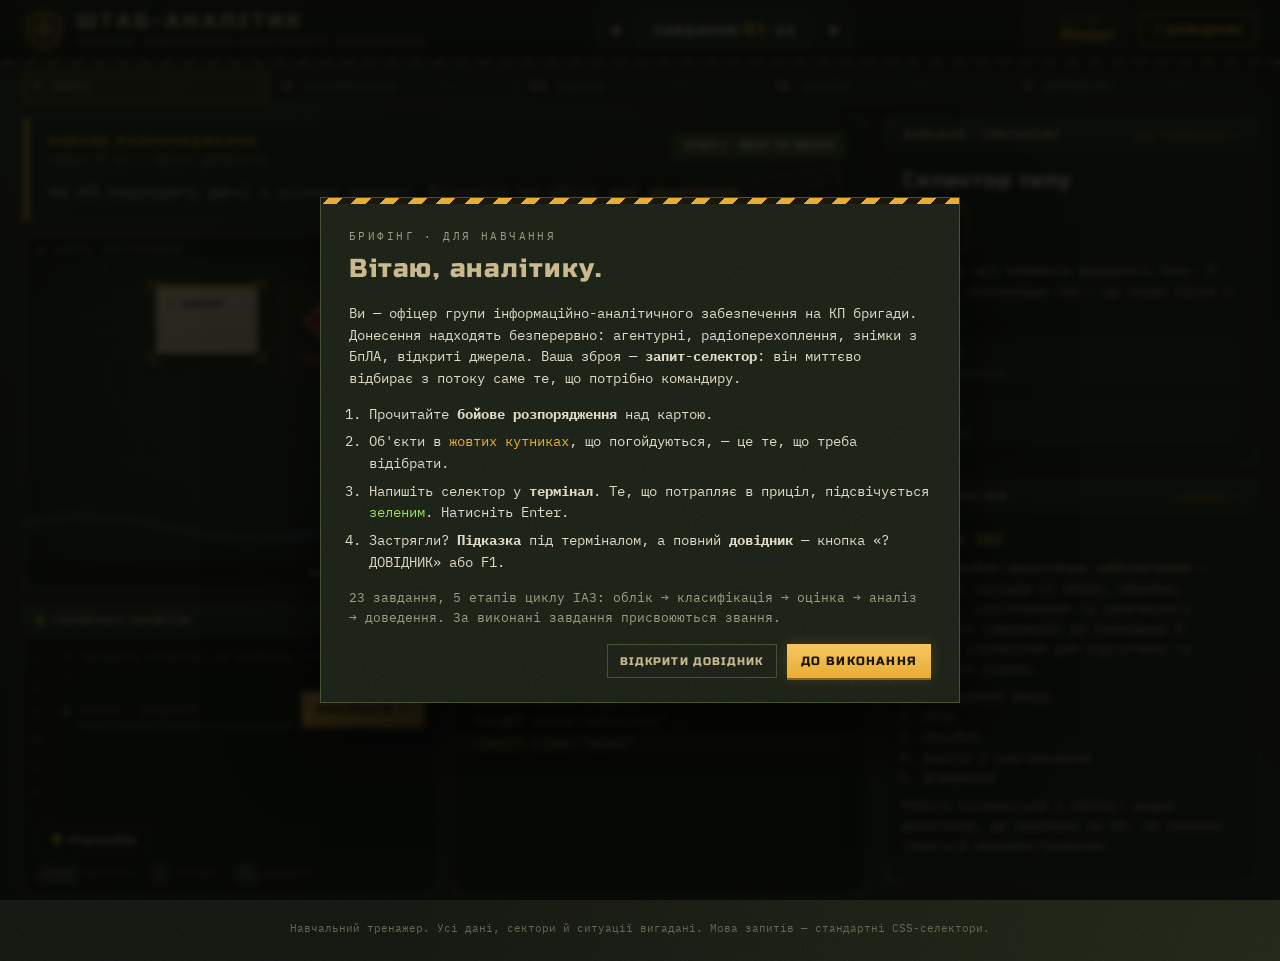
<file: IAZ-Trainer/index.html>
<!doctype html>
<html lang="uk">
<head>
<meta charset="utf-8">
<meta name="viewport" content="width=device-width, initial-scale=1">
<title>Штаб-аналітик — тренажер ІАЗ</title>
<meta name="description" content="Ігровий тренажер елементів інформаційно-аналітичного забезпечення: облік, класифікація, оцінка достовірності, аналіз і доведення розвідданих.">
<link rel="preconnect" href="https://fonts.googleapis.com">
<link rel="preconnect" href="https://fonts.gstatic.com" crossorigin>
<link rel="stylesheet" href="https://fonts.googleapis.com/css2?family=IBM+Plex+Mono:wght@400;600&family=Russo+One&display=swap">
<link rel="stylesheet" href="css/style.css">
</head>
<body>

<header class="topbar">
  <div class="brand">
    <svg class="brand-mark" viewBox="0 0 48 48" aria-hidden="true">
      <path d="M24 3l19 8v12c0 11-8 19-19 22C13 42 5 34 5 23V11z" fill="#1b2116" stroke="#e5a930" stroke-width="2.5"/>
      <circle cx="24" cy="23" r="9" fill="none" stroke="#e5a930" stroke-width="2"/>
      <path d="M24 10v26M11 23h26" stroke="#e5a930" stroke-width="2"/>
      <circle cx="24" cy="23" r="2.5" fill="#e5a930"/>
    </svg>
    <div>
      <div class="brand-name">ШТАБ-АНАЛІТИК</div>
      <div class="brand-sub">тренажер інформаційно-аналітичного забезпечення</div>
    </div>
  </div>
  <nav class="lvl-nav">
    <button id="prev" class="btn-icon" aria-label="Попереднє завдання" title="Попереднє завдання">◀</button>
    <button id="menuBtn" class="lvl-counter" aria-label="Список завдань" title="План підготовки">ЗАВДАННЯ <b id="lvlNum">01</b><span class="slash">/</span><span id="lvlTotal">00</span></button>
    <button id="next" class="btn-icon" aria-label="Наступне завдання" title="Наступне завдання">▶</button>
  </nav>
  <div class="rank">
    <div class="rank-box">
      <span class="rank-chevrons" id="rankChev" aria-hidden="true"></span>
      <div><span class="rank-label">ЗВАННЯ</span><span id="rank" class="rank-name">Рекрут</span></div>
    </div>
    <button id="helpBtn" class="btn-help" title="Довідник (F1)">? ДОВІДНИК</button>
  </div>
</header>
<div id="stages" class="stages" aria-label="Прогрес за етапами"></div>

<main class="layout">
  <section class="main">
    <article class="order frame">
      <div class="order-top">
        <div>
          <div class="order-kicker">БОЙОВЕ РОЗПОРЯДЖЕННЯ</div>
          <div id="orderNo" class="order-no"></div>
        </div>
        <span id="stageLabel" class="stage-tag"></span>
      </div>
      <p id="orderText" class="order-text"></p>
      <span class="order-stamp" aria-hidden="true">НАВЧАЛЬНЕ</span>
      <span id="doneMark" class="done-mark" hidden>✔ ВИКОНАНО</span>
    </article>

    <div class="board-wrap frame" id="boardWrap">
      <svg class="terrain" viewBox="0 0 1000 400" preserveAspectRatio="none" aria-hidden="true">
        <defs>
          <pattern id="forest" width="14" height="14" patternUnits="userSpaceOnUse">
            <circle cx="7" cy="7" r="2.2" fill="#6f8a3a"/>
          </pattern>
        </defs>
        <g fill="none" stroke="#bfae86" stroke-opacity=".09" stroke-width="1.5">
          <ellipse cx="250" cy="160" rx="210" ry="120"/><ellipse cx="250" cy="160" rx="150" ry="82"/><ellipse cx="250" cy="160" rx="85" ry="44"/>
          <ellipse cx="790" cy="270" rx="230" ry="130"/><ellipse cx="790" cy="270" rx="160" ry="88"/><ellipse cx="790" cy="270" rx="90" ry="46"/>
        </g>
        <path d="M-10 330 C 140 290, 220 380, 380 330 S 620 230, 760 280 S 940 360, 1010 300" fill="none" stroke="#3f8fb0" stroke-opacity=".28" stroke-width="9"/>
        <path d="M-10 330 C 140 290, 220 380, 380 330 S 620 230, 760 280 S 940 360, 1010 300" fill="none" stroke="#7fc0dc" stroke-opacity=".12" stroke-width="2"/>
        <path d="M120 -10 L 300 120 L 520 150 L 700 60 L 1010 90" fill="none" stroke="#bfae86" stroke-opacity=".16" stroke-width="3" stroke-dasharray="14 8"/>
        <path d="M560 360 c 40-50 120-60 160-20 c 30 30 -20 70 -80 60 c -40 -6 -90 -10 -80 -40z" fill="url(#forest)" opacity=".3"/>
        <path d="M60 60 c 50-40 130-30 150 10 c 15 35 -40 60 -90 50 c -40 -8 -80 -30 -60 -60z" fill="url(#forest)" opacity=".3"/>
        <path d="M840 40 c 40-20 110-10 120 30 c 8 30 -50 40 -90 30 c -30 -8 -50 -40 -30 -60z" fill="url(#forest)" opacity=".26"/>
      </svg>
      <div class="ruler ruler-top" aria-hidden="true"><span>А</span><span>Б</span><span>В</span><span>Г</span><span>Д</span><span>Е</span><span>Ж</span><span>З</span></div>
      <div class="ruler ruler-left" aria-hidden="true"><span>1</span><span>2</span><span>3</span><span>4</span><span>5</span></div>
      <div class="board-caption"><span>◈ КАРТА ОБСТАНОВКИ</span><span>М 1:50 000</span></div>
      <div id="board" class="board"></div>
      <div id="legendStrip" class="legend-strip"></div>
      <div id="tooltip" class="tooltip" hidden></div>
    </div>

    <div class="console">
      <div class="term frame">
        <div class="pane-head"><span><i class="led"></i>ТЕРМІНАЛ ЗАПИТІВ</span><span class="pane-file">query.css</span></div>
        <div class="term-body">
          <div class="term-lines" aria-hidden="true">1<br>2<br>3<br>4<br>5<br>6</div>
          <div class="term-code">
            <div class="term-comment">/* Напишіть селектор, що відбирає позначені об'єкти */</div>
            <form id="form" class="term-input-row" autocomplete="off">
              <span class="prompt">&gt;</span>
              <input id="input" type="text" spellcheck="false" autocapitalize="off" autocorrect="off" placeholder="напр. report" aria-label="Селектор">
              <button class="btn-fire" type="submit">ВИКОНАТИ ⏎</button>
            </form>
            <div id="status" class="term-status"></div>
            <div id="log" class="term-log"></div>
          </div>
        </div>
        <div class="term-foot">
          <button id="hintBtn" class="btn-ghost" type="button">💡 ПІДКАЗКА</button>
          <span class="keys"><kbd>Enter</kbd> виконати · <kbd>↑</kbd> історія · <kbd>F1</kbd> довідник</span>
          <div id="hint" class="hint" hidden></div>
        </div>
      </div>

      <div class="viewer frame">
        <div class="pane-head"><span><i class="led amber"></i>ЖУРНАЛ ОБСТАНОВКИ</span><span class="pane-file">situation.html</span></div>
        <div id="viewer" class="viewer-body"></div>
      </div>
    </div>
  </section>

  <aside class="sidebar">
    <div class="panel frame">
      <div class="panel-head"><span>ДОВІДКА · СИНТАКСИС</span><button class="link-btn" data-help="selectors" type="button">усі селектори →</button></div>
      <h2 id="syntaxName" class="syntax-name"></h2>
      <code id="syntax" class="syntax-big"></code>
      <p id="syntaxDesc" class="syntax-desc"></p>
      <div class="ex-label">ПРИКЛАДИ</div>
      <div id="examples" class="examples"></div>
    </div>
    <div class="panel frame doctrine">
      <div class="panel-head"><span>ДОКТРИНА ІАЗ</span><button class="link-btn" data-help="terms" type="button">словник →</button></div>
      <h3 id="docTitle" class="doc-title"></h3>
      <div id="docBody" class="doc-body"></div>
    </div>
  </aside>
</main>

<footer class="footer">
  Навчальний тренажер. Усі дані, сектори й ситуації вигадані. Мова запитів — стандартні CSS-селектори.
</footer>

<!-- Список завдань -->
<div id="menu" class="drawer" hidden>
  <div class="drawer-card">
    <div class="drawer-head"><span>ПЛАН ПІДГОТОВКИ</span><button class="btn-icon" data-close aria-label="Закрити">✕</button></div>
    <div id="menuList" class="menu-list"></div>
    <button id="resetBtn" class="btn-ghost danger" type="button">СКИНУТИ ПРОГРЕС</button>
  </div>
</div>

<!-- Брифінг -->
<div id="intro" class="modal" hidden>
  <div class="modal-card">
    <div class="modal-kicker">БРИФІНГ · ДЛЯ НАВЧАННЯ</div>
    <h2 class="modal-title">Вітаю, аналітику.</h2>
    <p>Ви — офіцер групи інформаційно-аналітичного забезпечення на КП бригади. Донесення надходять безперервно: агентурні, радіоперехоплення, знімки з БпЛА, відкриті джерела. Ваша зброя — <b>запит-селектор</b>: він миттєво відбирає з потоку саме те, що потрібно командиру.</p>
    <ol class="steps">
      <li>Прочитайте <b>бойове розпорядження</b> над картою.</li>
      <li>Об'єкти в <span class="amber">жовтих кутниках</span>, що погойдуються, — це те, що треба відібрати.</li>
      <li>Напишіть селектор у <b>термінал</b>. Те, що потрапляє в приціл, підсвічується <span class="green">зеленим</span>. Натисніть Enter.</li>
      <li>Застрягли? <b>Підказка</b> під терміналом, а повний <b>довідник</b> — кнопка «? ДОВІДНИК» або F1.</li>
    </ol>
    <p class="muted">23 завдання, 5 етапів циклу ІАЗ: облік → класифікація → оцінка → аналіз → доведення. За виконані завдання присвоюються звання.</p>
    <div class="modal-actions">
      <button class="btn-ghost" data-help="howto" type="button">ВІДКРИТИ ДОВІДНИК</button>
      <button class="btn-fire" data-close type="button">ДО ВИКОНАННЯ</button>
    </div>
  </div>
</div>

<!-- Довідник -->
<div id="help" class="modal" hidden>
  <div class="modal-card wide">
    <div class="help-head">
      <div>
        <div class="modal-kicker">ДОВІДНИК АНАЛІТИКА</div>
        <h2 class="modal-title">Допомога</h2>
      </div>
      <button class="btn-icon" data-close aria-label="Закрити">✕</button>
    </div>
    <div class="tabs" role="tablist">
      <button class="tab" data-tab="howto" role="tab" type="button">Як грати</button>
      <button class="tab" data-tab="selectors" role="tab" type="button">Селектори</button>
      <button class="tab" data-tab="terms" role="tab" type="button">Терміни ІАЗ</button>
      <button class="tab" data-tab="admiralty" role="tab" type="button">Оцінка достовірності</button>
      <button class="tab" data-tab="legend" role="tab" type="button">Легенда карти</button>
    </div>

    <section class="tab-pane" data-pane="howto">
      <div class="help-grid">
        <div class="help-card"><b>1. Наказ</b><p>Над картою — бойове розпорядження: що саме треба відібрати і для кого.</p></div>
        <div class="help-card"><b>2. Ціль завдання</b><p>Потрібні об'єкти взяті в <span class="amber">жовті кутники</span> і погойдуються. Наведіть мишу — побачите їхню розмітку.</p></div>
        <div class="help-card"><b>3. Запит</b><p>Напишіть CSS-селектор у терміналі. Поки друкуєте, все, що в прицілі, обводиться <span class="green">зеленим пунктиром</span>.</p></div>
        <div class="help-card"><b>4. Перевірка</b><p>Enter — виконати. Зараховується, якщо відібрано <i>рівно</i> потрібні об'єкти — ні більше, ні менше.</p></div>
      </div>
      <h4>Якщо відповідь не прийнято</h4>
      <ul class="help-list">
        <li><span class="sw sw-missed"></span> <b>червоні кутники</b> — об'єкти, які ви <b>пропустили</b>;</li>
        <li><span class="sw sw-extra"></span> <b>помаранчева штриховка</b> — <b>зайві</b> об'єкти, що потрапили в запит.</li>
      </ul>
      <h4>Підказки</h4>
      <p>Кнопка «Підказка» спершу дає навідне питання, а з другого натискання — готове рішення. Завдання, виконане з рішенням, позначається ◐ у плані підготовки.</p>
      <h4>Гарячі клавіші</h4>
      <table class="help-table">
        <tr><td><kbd>Enter</kbd></td><td>виконати запит</td></tr>
        <tr><td><kbd>↑</kbd> / <kbd>↓</kbd></td><td>попередні запити (історія)</td></tr>
        <tr><td><kbd>F1</kbd></td><td>відкрити довідник</td></tr>
        <tr><td><kbd>Alt</kbd> + <kbd>H</kbd></td><td>підказка</td></tr>
        <tr><td><kbd>Alt</kbd> + <kbd>←</kbd> / <kbd>→</kbd></td><td>попереднє / наступне завдання</td></tr>
        <tr><td><kbd>Esc</kbd></td><td>закрити вікно</td></tr>
      </table>
    </section>

    <section class="tab-pane" data-pane="selectors">
      <p class="muted">Усі прийоми, що трапляються в тренажері. Їх можна вільно поєднувати.</p>
      <table class="help-table sel-table">
        <tr><th>Запис</th><th>Що відбирає</th><th>Приклад</th></tr>
        <tr><td><code>тип</code></td><td>усі елементи типу</td><td><code>report</code></td></tr>
        <tr><td><code>#id</code></td><td>елемент з ідентифікатором</td><td><code>#r-117</code></td></tr>
        <tr><td><code>.клас</code></td><td>елементи з класом</td><td><code>.sigint</code></td></tr>
        <tr><td><code>тип.клас</code></td><td>тип і клас одночасно</td><td><code>target.artillery</code></td></tr>
        <tr><td><code>A B</code></td><td>B всередині A (на будь-якій глибині)</td><td><code>#north target</code></td></tr>
        <tr><td><code>A &gt; B</code></td><td>B безпосередньо в A</td><td><code>#east &gt; report</code></td></tr>
        <tr><td><code>A + B</code></td><td>B одразу після A</td><td><code>.sigint + .imint</code></td></tr>
        <tr><td><code>A ~ B</code></td><td>усі B після A</td><td><code>fire ~ report</code></td></tr>
        <tr><td><code>A, B</code></td><td>A або B</td><td><code>.ad, .ew</code></td></tr>
        <tr><td><code>*</code></td><td>будь-який елемент</td><td><code>#south *</code></td></tr>
        <tr><td><code>[attr]</code></td><td>має атрибут</td><td><code>[verified]</code></td></tr>
        <tr><td><code>[attr="v"]</code></td><td>атрибут дорівнює значенню</td><td><code>[rel="A"]</code></td></tr>
        <tr><td><code>:not(X)</code></td><td>не відповідає X</td><td><code>report:not([cred="5"])</code></td></tr>
        <tr><td><code>:first-child</code></td><td>перший у батьківському</td><td><code>report:first-child</code></td></tr>
        <tr><td><code>:last-child</code></td><td>останній у батьківському</td><td><code>report:last-child</code></td></tr>
        <tr><td><code>:only-child</code></td><td>єдиний у батьківському</td><td><code>report:only-child</code></td></tr>
        <tr><td><code>:empty</code></td><td>без вмісту</td><td><code>target:empty</code></td></tr>
      </table>
      <h4>Словник розмітки</h4>
      <table class="help-table">
        <tr><td><code>sector</code></td><td>сектор (смуга) — <code>id</code>: north, south, east, west, center</td></tr>
        <tr><td><code>target</code></td><td>ціль — клас: tank, infantry, artillery, mlrs, ew, ad, cp, logistics, radar</td></tr>
        <tr><td><code>report</code></td><td>донесення — клас: humint, sigint, imint, osint</td></tr>
        <tr><td><code>dossier</code></td><td>тека зі справою</td></tr>
        <tr><td><code>fire</code></td><td>факт вогневого ураження</td></tr>
        <tr><td><code>rel</code> / <code>cred</code></td><td>надійність джерела (A–F) / вірогідність інформації (1–6)</td></tr>
        <tr><td><code>prio</code></td><td>терміновість: flash, immediate, priority, routine</td></tr>
        <tr><td><code>verified</code></td><td>позначка «перевірено»</td></tr>
      </table>
    </section>

    <section class="tab-pane" data-pane="terms">
      <dl class="glossary">
        <dt>ІАЗ</dt><dd>Інформаційно-аналітичне забезпечення — збір, обробка, аналіз, узагальнення і своєчасне доведення інформації до командира для ухвалення рішень.</dd>
        <dt>Цикл ІАЗ</dt><dd>Планування збору → збір → обробка → аналіз і узагальнення → доведення → нові потреби.</dd>
        <dt>PIR</dt><dd>Пріоритетні інформаційні потреби командира — питання, відповідь на які критично потрібна для рішення.</dd>
        <dt>HUMINT</dt><dd>Агентурна розвідка: людські джерела, полонені, місцеве населення.</dd>
        <dt>SIGINT</dt><dd>Радіоелектронна розвідка: перехоплення зв'язку, пеленгування.</dd>
        <dt>IMINT</dt><dd>Видова розвідка: аеро- й космічні знімки, відео з БпЛА.</dd>
        <dt>OSINT</dt><dd>Розвідка з відкритих джерел: соцмережі, ЗМІ, публічні дані.</dd>
        <dt>Зведення (fusion)</dt><dd>Об'єднання розрізнених донесень навколо конкретного об'єкта.</dd>
        <dt>Cross-cueing</dt><dd>Перехресне наведення: один засіб розвідки виявляє ознаку, інший її перевіряє.</dd>
        <dt>Принцип підтвердження</dt><dd>Ціль вважається встановленою, коли її підтверджують щонайменше два незалежні джерела.</dd>
        <dt>BDA</dt><dd>Оцінка результатів ураження: знищено, пошкоджено чи ціль уціліла.</dd>
        <dt>ІПСО</dt><dd>Інформаційно-психологічна операція — зокрема вкидання дезінформації.</dd>
        <dt>SALUTE</dt><dd>Схема донесення: чисельність, дії, місце, належність, час, озброєння.</dd>
        <dt>FLASH / IMMEDIATE / PRIORITY / ROUTINE</dt><dd>Категорії терміновості: блискавична, негайна, термінова, звичайна.</dd>
      </dl>
    </section>

    <section class="tab-pane" data-pane="admiralty">
      <p>Адміралтейська система (STANAG 2511) оцінює дані двома символами: <b>літера</b> — надійність джерела, <b>цифра</b> — вірогідність інформації. Вони оцінюються незалежно.</p>
      <div class="adm-grid">
        <table class="help-table adm">
          <tr><th colspan="2">Надійність джерела</th></tr>
          <tr><td class="g1">A</td><td>цілком надійне</td></tr>
          <tr><td class="g2">B</td><td>зазвичай надійне</td></tr>
          <tr><td class="g3">C</td><td>досить надійне</td></tr>
          <tr><td class="g4">D</td><td>не завжди надійне</td></tr>
          <tr><td class="g5">E</td><td>ненадійне</td></tr>
          <tr><td class="g6">F</td><td>неможливо оцінити</td></tr>
        </table>
        <table class="help-table adm">
          <tr><th colspan="2">Вірогідність інформації</th></tr>
          <tr><td class="g1">1</td><td>підтверджена іншими джерелами</td></tr>
          <tr><td class="g2">2</td><td>ймовірно правдива</td></tr>
          <tr><td class="g3">3</td><td>можливо правдива</td></tr>
          <tr><td class="g4">4</td><td>сумнівна</td></tr>
          <tr><td class="g5">5</td><td>неймовірна</td></tr>
          <tr><td class="g6">6</td><td>неможливо оцінити</td></tr>
        </table>
      </div>
      <p class="muted">Приклади: <b>B2</b> — найпоширеніша робоча оцінка; <b>A1</b> — рідкісна найвища; <b>F6</b> — «не знаємо», а не «неправда».</p>
    </section>

    <section class="tab-pane" data-pane="legend">
      <div id="legendFull" class="legend-full"></div>
    </section>
  </div>
</div>

<!-- Дебрифінг -->
<div id="finale" class="modal" hidden>
  <div class="modal-card">
    <div class="modal-kicker">ДЕБРИФІНГ</div>
    <h2 class="modal-title">Місію виконано</h2>
    <div class="finale-stats">
      <div><span class="fs-num" id="fRank"></span><span class="fs-lbl">звання</span></div>
      <div><span class="fs-num" id="fClean"></span><span class="fs-lbl">без підказок</span></div>
      <div><span class="fs-num" id="fHint"></span><span class="fs-lbl">з рішенням</span></div>
    </div>
    <p>Шпаргалка: які запити відповідають яким операціям ІАЗ.</p>
    <div id="cheat" class="cheat"></div>
    <div class="modal-actions">
      <button class="btn-ghost" data-close type="button">ДО ЗАВДАНЬ</button>
      <button id="restartBtn" class="btn-fire" type="button">ПРОЙТИ ЗНОВУ</button>
    </div>
  </div>
</div>

<div id="toast" class="toast" hidden></div>

<script src="js/levels.js"></script>
<script src="js/game.js"></script>
</body>
</html>
</file>
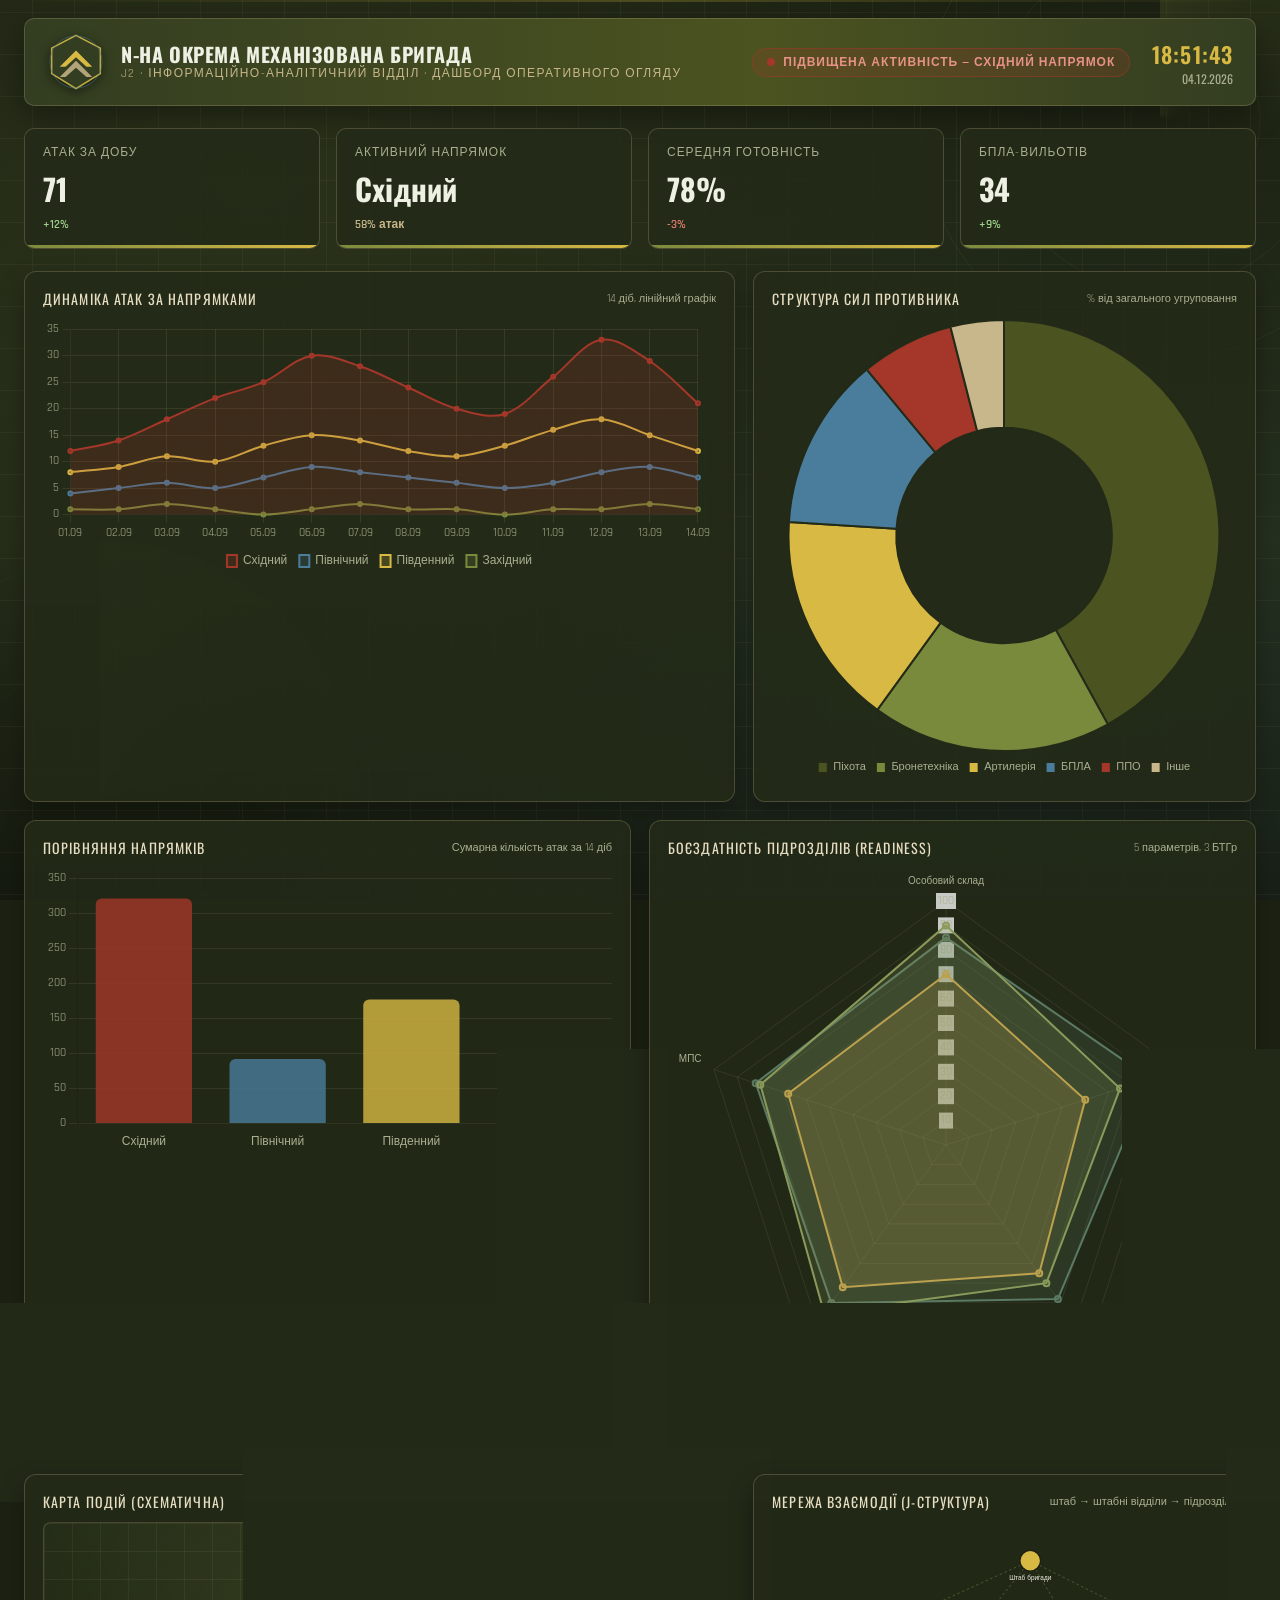
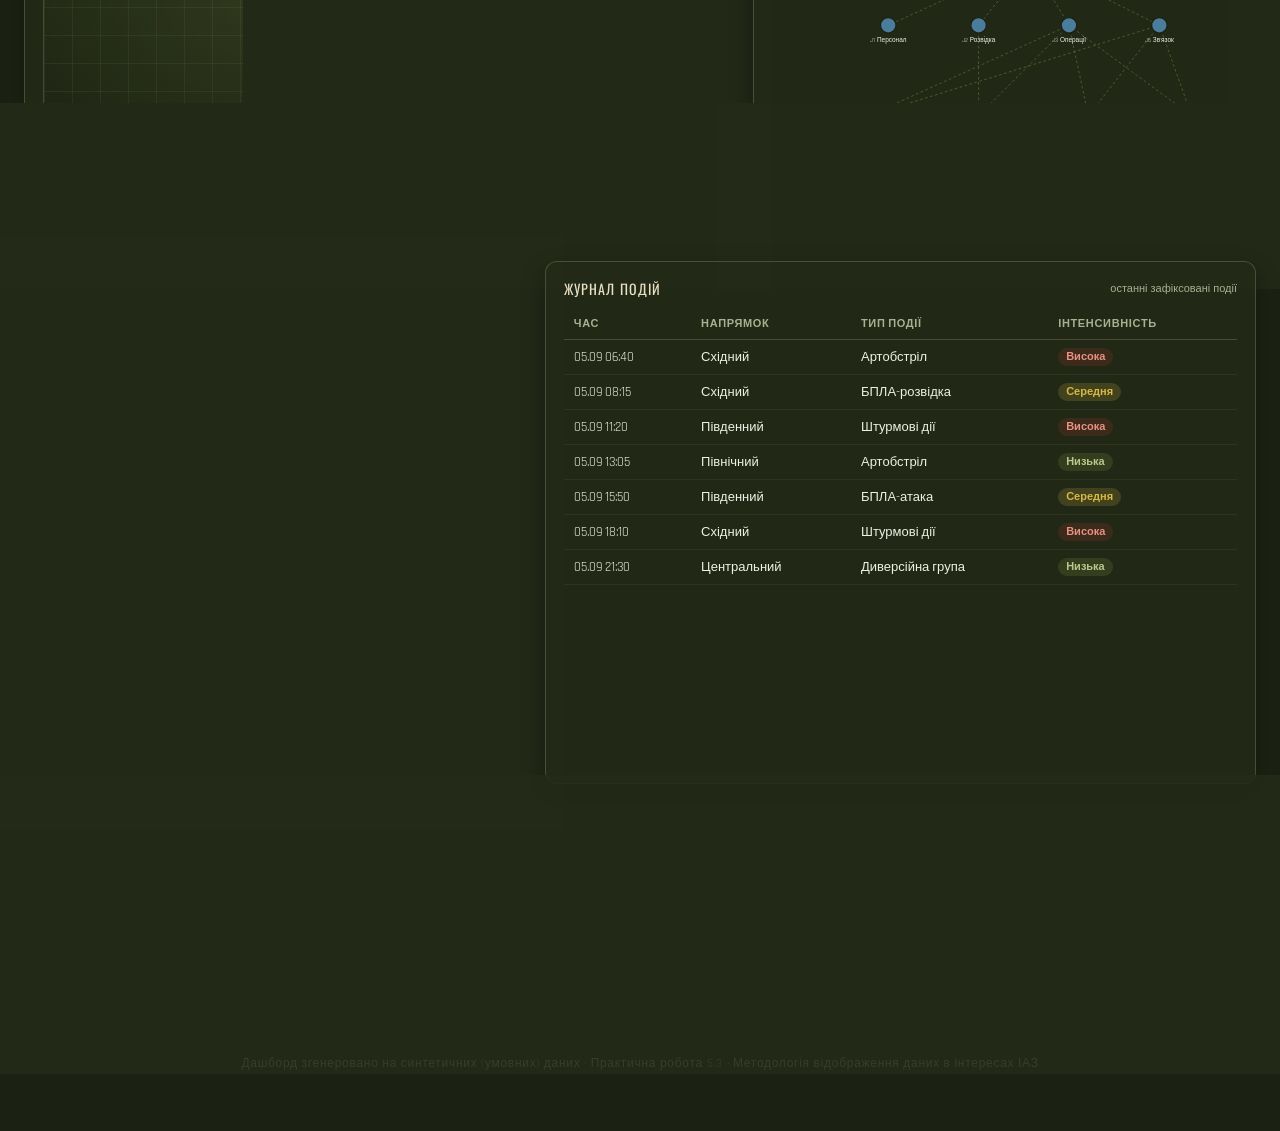
<file: Thema_5/Practik5_3/index.html>
<!DOCTYPE html>
<html lang="uk">
<head>
<meta charset="UTF-8">
<meta name="viewport" content="width=device-width, initial-scale=1.0">
<title>Дашборд оперативного огляду обстановки</title>
<link rel="stylesheet" href="style.css">
</head>
<body>

<div id="battle-bg">
  <div class="radar-wrap">
    <svg viewBox="0 0 520 520" width="520" height="520">
      <circle cx="260" cy="260" r="240" fill="none" stroke="rgba(122,138,61,.35)"/>
      <circle cx="260" cy="260" r="170" fill="none" stroke="rgba(122,138,61,.3)"/>
      <circle cx="260" cy="260" r="100" fill="none" stroke="rgba(122,138,61,.25)"/>
      <circle cx="260" cy="260" r="30" fill="none" stroke="rgba(122,138,61,.2)"/>
    </svg>
    <div class="radar-sweep"></div>
  </div>
  <div class="radar-wrap two">
    <svg viewBox="0 0 520 520" width="520" height="520">
      <circle cx="260" cy="260" r="240" fill="none" stroke="rgba(74,124,155,.3)"/>
      <circle cx="260" cy="260" r="140" fill="none" stroke="rgba(74,124,155,.25)"/>
    </svg>
    <div class="radar-sweep" style="animation-duration:7s;"></div>
  </div>
</div>
<div class="scanline"></div>

<div class="app">

  <!-- ===================== TOPBAR ===================== -->
  <div class="topbar">
    <div class="brand">
      <svg class="chevron" viewBox="0 0 100 100">
        <g class="plate">
          <path d="M50 4 L92 26 V70 L50 96 L8 70 V26 Z" fill="#333d21" stroke="#d8b944" stroke-width="2.5"/>
          <path d="M50 4 L92 26 V70 L50 96 L8 70 V26 Z" fill="none" stroke="#7a8a3d" stroke-width="1" opacity="0.6"/>
          <path d="M22 58 L50 30 L78 58 L68 58 L50 42 L32 58 Z" fill="#d8b944"/>
          <path d="M22 76 L50 48 L78 76 L68 76 L50 60 L32 76 Z" fill="#c7b78a" opacity="0.85"/>
          <circle cx="50" cy="50" r="45" fill="none" stroke="#4a7c9b" stroke-width="1.4" opacity="0.6"/>
        </g>
      </svg>
      <div>
        <div class="brand-title" id="unit-name">N-на окрема механізована бригада</div>
        <div class="brand-sub">J2 · Інформаційно-аналітичний відділ · Дашборд оперативного огляду</div>
      </div>
    </div>
    <div style="display:flex; align-items:center; gap:22px;">
      <span class="status-pill"><span class="dot"></span> Підвищена активність — Східний напрямок</span>
      <div class="clock">
        <div class="time" id="clock-time">--:--:--</div>
        <div class="date" id="clock-date">--.--.----</div>
      </div>
    </div>
  </div>

  <!-- ===================== KPI CARDS ===================== -->
  <div class="kpi-grid" id="kpi-grid"></div>

  <!-- ===================== ROW 1: timeline + structure ===================== -->
  <div class="grid cols-12" style="margin-bottom:18px;">
    <div class="panel span-7" style="animation-delay:.05s;">
      <div class="panel-head">
        <div class="section-title">Динаміка атак за напрямками</div>
        <div class="section-hint">14 діб, лінійний графік</div>
      </div>
      <canvas id="chart-timeline" height="115"></canvas>
    </div>
    <div class="panel span-5" style="animation-delay:.1s;">
      <div class="panel-head">
        <div class="section-title">Структура сил противника</div>
        <div class="section-hint">% від загального угруповання</div>
      </div>
      <canvas id="chart-structure" height="150"></canvas>
    </div>
  </div>

  <!-- ===================== ROW 2: bar compare + readiness radar ===================== -->
  <div class="grid cols-12" style="margin-bottom:18px;">
    <div class="panel span-6" style="animation-delay:.15s;">
      <div class="panel-head">
        <div class="section-title">Порівняння напрямків</div>
        <div class="section-hint">Сумарна кількість атак за 14 діб</div>
      </div>
      <canvas id="chart-bars" height="150"></canvas>
    </div>
    <div class="panel span-6" style="animation-delay:.2s;">
      <div class="panel-head">
        <div class="section-title">Боєздатність підрозділів (readiness)</div>
        <div class="section-hint">5 параметрів, 3 БТГр</div>
      </div>
      <canvas id="chart-radar" height="150"></canvas>
    </div>
  </div>

  <!-- ===================== ROW 3: map + network ===================== -->
  <div class="grid cols-12" style="margin-bottom:18px;">
    <div class="panel span-7" style="animation-delay:.25s;">
      <div class="panel-head">
        <div class="section-title">Карта подій (схематична)</div>
        <div class="section-hint">умовні координати відносно лінії фронту</div>
      </div>
      <div class="map-wrap" id="map-wrap">
        <div class="map-grid"></div>
        <div class="map-front-line"></div>
      </div>
      <div class="map-tooltip" id="map-tooltip">Наведіть курсор на маркер для деталей події</div>
      <div class="legend">
        <span><i style="background:var(--alert-red)"></i> висока інтенсивність</span>
        <span><i style="background:var(--accent-yellow)"></i> середня</span>
        <span><i style="background:var(--olive-500)"></i> низька</span>
      </div>
    </div>
    <div class="panel span-5 network-wrap" style="animation-delay:.3s;">
      <div class="panel-head">
        <div class="section-title">Мережа взаємодії (J-структура)</div>
        <div class="section-hint">штаб → штабні відділи → підрозділи</div>
      </div>
      <svg id="network-svg" viewBox="0 0 720 340"></svg>
    </div>
  </div>

  <!-- ===================== ROW 4: heatmap + table ===================== -->
  <div class="grid cols-12" style="margin-bottom:18px;">
    <div class="panel span-5" style="animation-delay:.35s;">
      <div class="panel-head">
        <div class="section-title">Кореляція факторів втрат противника</div>
        <div class="section-hint">коефіцієнт Пірсона, синтетичні дані</div>
      </div>
      <div id="heatmap"></div>
    </div>
    <div class="panel span-7" style="animation-delay:.4s;">
      <div class="panel-head">
        <div class="section-title">Журнал подій</div>
        <div class="section-hint">останні зафіксовані події</div>
      </div>
      <table>
        <thead>
          <tr><th>Час</th><th>Напрямок</th><th>Тип події</th><th>Інтенсивність</th></tr>
        </thead>
        <tbody id="events-tbody"></tbody>
      </table>
    </div>
  </div>

  <!-- ===================== CONCLUSIONS ===================== -->
  <div class="panel span-12" style="animation-delay:.45s;">
    <div class="panel-head">
      <div class="section-title">Аналітичні висновки</div>
      <div class="section-hint">формуються автоматично за методикою (п.3 методики заняття)</div>
    </div>
    <ul class="conclusions">
      <li><b>Тренд:</b> найвища активність — <b>Східний напрямок</b> (пік 33 атаки на добу 12.09), стійке зростання з 05.09.</li>
      <li><b>Структура сил:</b> переважає піхота (42%) у поєднанні з БПЛА-розвідкою (13%) — ознака підготовки штурмових дій.</li>
      <li><b>Готовність:</b> 2-й БТГр має знижені показники забезпечення (65%) — потребує пріоритетного поповнення.</li>
      <li><b>Кореляція:</b> інтенсивність атак сильно обернено пов'язана з відстанню до переднього краю (r = −0.61) — очікувано концентрація ударів по передовій.</li>
      <li><b>Рекомендація:</b> посилити протидію БПЛА на Східному напрямку та перерозподілити резерви на користь 2-го БТГр.</li>
    </ul>
  </div>

  <div class="footer-note">Дашборд згенеровано на синтетичних (умовних) даних · Практична робота 5.3 · Методологія відображення даних в інтересах ІАЗ</div>
</div>

<!-- Chart.js: локальна копія в проєкті (працює офлайн), CDN — лише як резерв -->
<script src="vendor/chart.umd.js" onerror="document.write('&lt;script src=\'https://cdn.jsdelivr.net/npm/chart.js@4.4.1/dist/chart.umd.min.js\'&gt;&lt;\/script&gt;')"></script>
<script src="data.js"></script>
<script src="main.js"></script>
</body>
</html>
</file>
<file: IAZ-Trainer/css/style.css>
:root {
  --bg: #0f120c;
  --panel: #181d13;
  --panel2: #20271a;
  --panel3: #273021;
  --line: #2f3926;
  --line2: #465436;
  --text: #dfdac6;
  --muted: #9a9f84;
  --dim: #646a52;
  --olive: #6b7a42;
  --olive-d: #3f4a26;
  --khaki: #c9b98f;
  --paper: #e3d7b3;
  --paper2: #cdbf97;
  --ink: #2b2a20;
  --amber: #e8ad35;
  --amber-l: #f5c65e;
  --green: #9be05f;
  --red: #c9432f;
  --red-l: #ef6b51;
  --orange: #f08a2a;
  --mono: 'IBM Plex Mono', ui-monospace, Consolas, monospace;
  --stencil: 'Russo One', 'Arial Black', sans-serif;
  --noise: url("data:image/svg+xml,%3Csvg xmlns='http://www.w3.org/2000/svg' width='160' height='160'%3E%3Cfilter id='n'%3E%3CfeTurbulence type='fractalNoise' baseFrequency='.9' numOctaves='2' stitchTiles='stitch'/%3E%3CfeColorMatrix values='0 0 0 0 .75 0 0 0 0 .72 0 0 0 0 .6 0 0 0 .07 0'/%3E%3C/filter%3E%3Crect width='100%25' height='100%25' filter='url(%23n)'/%3E%3C/svg%3E");
}

* { box-sizing: border-box; }
html, body { margin: 0; }
body {
  min-height: 100vh;
  background-color: var(--bg);
  background-image:
    var(--noise),
    radial-gradient(ellipse at 10% -10%, rgba(107, 122, 66, .28), transparent 55%),
    radial-gradient(ellipse at 100% 100%, rgba(107, 122, 66, .16), transparent 50%);
  color: var(--text);
  font: 14px/1.55 var(--mono);
}
button { font: inherit; color: inherit; }
code { font-family: var(--mono); }
[hidden] { display: none !important; }
::selection { background: rgba(232, 173, 53, .35); }
:focus-visible { outline: 2px solid var(--amber); outline-offset: 2px; }

/* Прицільні кутники на панелях */
.frame { position: relative; }
.frame::after {
  content: ""; position: absolute; inset: -1px; pointer-events: none; --c: var(--line2);
  background:
    linear-gradient(var(--c), var(--c)) top left / 14px 2px, linear-gradient(var(--c), var(--c)) top left / 2px 14px,
    linear-gradient(var(--c), var(--c)) top right / 14px 2px, linear-gradient(var(--c), var(--c)) top right / 2px 14px,
    linear-gradient(var(--c), var(--c)) bottom left / 14px 2px, linear-gradient(var(--c), var(--c)) bottom left / 2px 14px,
    linear-gradient(var(--c), var(--c)) bottom right / 14px 2px, linear-gradient(var(--c), var(--c)) bottom right / 2px 14px;
  background-repeat: no-repeat;
}

/* ---------- Шапка ---------- */
.topbar {
  position: sticky; top: 0; z-index: 20;
  display: flex; align-items: center; justify-content: space-between; gap: 16px;
  padding: 10px 24px;
  background: linear-gradient(180deg, #151a10, #0d100a);
  border-bottom: 1px solid var(--line2);
  box-shadow: 0 6px 20px rgba(0, 0, 0, .45);
}
.topbar::after {
  content: ""; position: absolute; left: 0; right: 0; bottom: -4px; height: 3px;
  background: repeating-linear-gradient(-45deg, var(--amber) 0 8px, transparent 8px 16px); opacity: .5;
}
.brand { display: flex; align-items: center; gap: 12px; min-width: 0; }
.brand-mark { width: 40px; height: 40px; flex: none; filter: drop-shadow(0 0 8px rgba(232, 173, 53, .25)); }
.brand-name { font-family: var(--stencil); font-size: 21px; letter-spacing: .16em; color: var(--khaki); line-height: 1.1; text-shadow: 0 1px 0 #000; }
.brand-sub { font-size: 11px; color: var(--muted); letter-spacing: .04em; }

.lvl-nav { display: flex; align-items: center; gap: 6px; }
.lvl-counter {
  background: var(--panel2); border: 1px solid var(--line2); padding: 6px 16px; cursor: pointer;
  font-family: var(--stencil); letter-spacing: .12em; font-size: 13px; transition: border-color .15s, background .15s;
}
.lvl-counter b { color: var(--amber); font-weight: 400; font-size: 16px; }
.lvl-counter .slash { color: var(--dim); margin: 0 2px; }
.lvl-counter:hover { border-color: var(--amber); background: var(--panel3); }
.btn-icon {
  background: var(--panel); border: 1px solid var(--line2); width: 34px; height: 32px; cursor: pointer;
  display: inline-flex; align-items: center; justify-content: center; transition: border-color .15s, color .15s;
}
.btn-icon:hover { border-color: var(--amber); color: var(--amber); }

.rank { display: flex; align-items: center; gap: 12px; }
.rank-box { display: flex; align-items: center; gap: 10px; padding: 4px 12px 4px 8px; border: 1px solid rgba(232, 173, 53, .35); background: rgba(232, 173, 53, .06); }
.rank-box > div { display: flex; flex-direction: column; line-height: 1.15; }
.rank-label { font-size: 9px; color: var(--dim); letter-spacing: .18em; }
.rank-name { font-family: var(--stencil); color: var(--amber); letter-spacing: .05em; white-space: nowrap; }
.rank-chevrons { display: flex; flex-direction: column; align-items: center; gap: 1px; min-width: 18px; }
.rank-chevrons i { width: 16px; height: 5px; background: var(--amber); clip-path: polygon(0 0, 50% 100%, 100% 0, 100% 40%, 50% 100%, 0 40%); clip-path: polygon(0 0, 50% 60%, 100% 0, 100% 40%, 50% 100%, 0 40%); }
.rank-chevrons b { color: var(--amber); font-size: 11px; line-height: 1; }
.btn-help {
  padding: 7px 12px; cursor: pointer; border: 1px solid var(--amber); background: transparent; color: var(--amber);
  font-family: var(--stencil); font-size: 12px; letter-spacing: .1em; transition: background .15s, color .15s;
}
.btn-help:hover { background: var(--amber); color: #1b1606; }

/* Шкала етапів */
.stages { display: grid; grid-template-columns: repeat(5, minmax(0, 1fr)); gap: 4px; padding: 10px 24px 0; max-width: 1500px; margin: 0 auto; }
.stage-seg {
  position: relative; overflow: hidden; display: flex; justify-content: space-between; align-items: center; gap: 6px;
  padding: 6px 10px; background: var(--panel); border: 1px solid var(--line); cursor: pointer; text-align: left;
  font-size: 11px; letter-spacing: .06em; color: var(--muted); transition: border-color .15s;
}
.stage-seg:hover { border-color: var(--line2); }
.stage-seg > span { position: relative; z-index: 1; }
.seg-name { white-space: nowrap; overflow: hidden; text-overflow: ellipsis; }
.seg-name b { font-family: var(--stencil); font-weight: 400; color: var(--khaki); margin-right: 4px; }
.seg-count { font-size: 10px; color: var(--dim); }
.seg-fill { position: absolute; left: 0; bottom: 0; height: 3px; background: linear-gradient(90deg, var(--olive), var(--amber)); transition: width .5s; }
.stage-seg.is-current { border-color: var(--amber); color: var(--text); background: linear-gradient(180deg, rgba(232, 173, 53, .1), transparent); }
.stage-seg.is-done .seg-count { color: var(--green); }
.stage-seg.is-done .seg-fill { background: var(--green); }

/* ---------- Сітка ---------- */
.layout {
  display: grid; grid-template-columns: minmax(0, 1fr) 370px; gap: 20px;
  padding: 16px 24px 20px; max-width: 1500px; margin: 0 auto;
}
.main { display: flex; flex-direction: column; gap: 16px; min-width: 0; }

/* ---------- Розпорядження ---------- */
.order {
  overflow: hidden; padding: 14px 20px 16px;
  background: linear-gradient(135deg, #1f2618, #171c12); border: 1px solid var(--line); border-left: 5px solid var(--amber);
}
.order-top { display: flex; justify-content: space-between; align-items: flex-start; gap: 12px; flex-wrap: wrap; }
.order-kicker { font-family: var(--stencil); font-size: 11px; letter-spacing: .24em; color: var(--amber); }
.order-no { font-size: 11px; letter-spacing: .1em; color: var(--muted); margin-top: 2px; }
.stage-tag { background: var(--olive-d); border: 1px solid var(--olive); color: #e6ead2; padding: 3px 10px; font-family: var(--stencil); font-size: 11px; letter-spacing: .08em; }
.order-text { position: relative; z-index: 1; margin: 10px 0 0; max-width: 78ch; font-size: 16px; line-height: 1.55; }
.order:has(.done-mark:not([hidden])) .order-stamp { display: none; }
.order-text b { color: var(--amber-l); font-weight: 600; }
.order-stamp {
  position: absolute; right: 22px; bottom: 10px; padding: 2px 10px;
  border: 3px double rgba(239, 107, 81, .35); color: rgba(239, 107, 81, .35);
  font-family: var(--stencil); font-size: 15px; letter-spacing: .2em; transform: rotate(-9deg); pointer-events: none;
}
.done-mark {
  position: absolute; right: 22px; bottom: 10px; transform: rotate(-6deg); z-index: 2;
  padding: 4px 12px; border: 3px solid var(--green); color: var(--green); background: rgba(15, 18, 12, .85);
  font-family: var(--stencil); letter-spacing: .14em;
}

/* ---------- Карта ---------- */
.board-wrap {
  overflow: hidden; border: 1px solid var(--line2);
  background: radial-gradient(ellipse at 50% 40%, #27301d, #192013 75%);
  box-shadow: inset 0 0 80px rgba(0, 0, 0, .55);
}
.terrain { position: absolute; inset: 0; width: 100%; height: 100%; pointer-events: none; }
.ruler { position: absolute; display: flex; pointer-events: none; font-size: 9px; color: var(--dim); letter-spacing: .1em; }
.ruler-top { top: 20px; left: 28px; right: 10px; justify-content: space-around; }
.ruler-left { top: 40px; bottom: 34px; left: 8px; flex-direction: column; justify-content: space-around; }
.board-caption {
  position: absolute; top: 0; left: 0; right: 0; display: flex; justify-content: space-between;
  padding: 4px 12px; font-size: 10px; letter-spacing: .2em; color: var(--muted); pointer-events: none;
  background: linear-gradient(180deg, rgba(0, 0, 0, .45), transparent); z-index: 1;
}
.board {
  position: relative; min-height: 320px; padding: 46px 30px 30px;
  display: flex; flex-wrap: wrap; gap: 22px; justify-content: center; align-items: flex-start;
  background-image:
    linear-gradient(rgba(201, 185, 143, .07) 1px, transparent 1px),
    linear-gradient(90deg, rgba(201, 185, 143, .07) 1px, transparent 1px);
  background-size: 56px 56px;
  transition: box-shadow .3s;
}
.board.shake { animation: shake .4s; }
.board.is-success { box-shadow: inset 0 0 0 2px var(--green), inset 0 0 70px rgba(155, 224, 95, .18); }
.legend-strip {
  position: relative; display: flex; flex-wrap: wrap; gap: 14px; justify-content: center;
  padding: 6px 12px; border-top: 1px solid var(--line); background: rgba(0, 0, 0, .3); font-size: 10px; letter-spacing: .08em; color: var(--muted);
}
.lg-src { display: inline-flex; align-items: center; gap: 6px; }
.lg-src i { width: 14px; height: 4px; background: var(--srcc); }

.v {
  position: relative; cursor: default;
  outline: 2px dashed transparent; outline-offset: 5px;
  transition: outline-color .15s, box-shadow .2s, transform .2s;
}
.v-kids { display: flex; flex-wrap: wrap; gap: 12px; justify-content: center; align-items: flex-start; }

.v-sector {
  min-width: 230px; padding: 34px 16px 18px;
  border: 2px dashed rgba(201, 185, 143, .4); background: rgba(10, 13, 8, .5);
  backdrop-filter: blur(1px);
}
.v-label { font-family: var(--stencil); font-size: 11px; letter-spacing: .14em; color: var(--khaki); }
.v-sector > .v-label {
  position: absolute; top: -1px; left: 14px; padding: 3px 10px;
  background: #2a3220; border: 1px solid rgba(201, 185, 143, .4); border-top: 0;
}

.v-target {
  display: flex; flex-direction: column; align-items: center; gap: 4px; min-width: 88px; padding: 10px 8px 8px;
  background: linear-gradient(180deg, rgba(201, 67, 47, .14), rgba(201, 67, 47, .04));
  border: 1px solid rgba(239, 107, 81, .38); border-radius: 2px;
}
.t-sym svg { display: block; width: 52px; height: 52px; filter: drop-shadow(0 3px 3px rgba(0, 0, 0, .55)); }
.t-name { font-family: var(--stencil); font-size: 11px; letter-spacing: .12em; color: var(--red-l); }
.v-target > .v-kids { gap: 6px; margin-top: 4px; }

.v-report {
  width: 102px; min-height: 70px; padding: 7px 7px 8px;
  background: var(--noise), linear-gradient(170deg, var(--paper), var(--paper2)); color: var(--ink);
  border-top: 5px solid var(--srcc, #777); border-radius: 1px; font-size: 11px; line-height: 1.35;
  box-shadow: 0 2px 0 rgba(0, 0, 0, .35), 0 10px 18px rgba(0, 0, 0, .35);
  transform: rotate(var(--tilt, 0deg));
}
.v-kids > .v-report:nth-child(odd) { --tilt: -1deg; }
.v-kids > .v-report:nth-child(3n) { --tilt: 1.2deg; }
.src-humint { --srcc: #d0902e; }
.src-sigint { --srcc: #3f97bd; }
.src-imint { --srcc: #74a236; }
.src-osint { --srcc: #9564b3; }
.rp-head { display: flex; align-items: center; gap: 4px; font-weight: 600; letter-spacing: .03em; }
.rp-head svg { width: 15px; height: 15px; color: var(--srcc); flex: none; }
.rp-num { margin-top: 3px; font-weight: 600; }
.rp-code {
  position: absolute; right: 5px; bottom: 5px; padding: 0 4px;
  border: 2px solid #a12e20; color: #a12e20; font-family: var(--stencil); font-size: 13px;
  transform: rotate(-8deg); opacity: .88; mix-blend-mode: multiply;
}
.rp-prio { display: inline-block; margin-top: 4px; padding: 1px 4px; font-size: 9px; letter-spacing: .05em; color: #fff; background: #4f5a45; }
.p-flash { background: #b3261e; animation: blink 1s steps(2) infinite; }
.p-immediate { background: #c76b12; }
.p-priority { background: #857619; }
.rp-ok { display: inline-block; margin-top: 3px; font-size: 9px; font-weight: 600; color: #2f6b1f; }
.v-target .v-report { width: 86px; min-height: 60px; font-size: 10px; }

.v-dossier {
  min-width: 132px; padding: 28px 12px 12px; margin-top: 10px;
  background: linear-gradient(170deg, #9a8352, #7d6840); border-radius: 0 4px 4px 4px; box-shadow: 0 8px 16px rgba(0, 0, 0, .4);
}
.v-dossier::before {
  content: ""; position: absolute; top: -10px; left: 0; width: 60px; height: 10px;
  background: #9a8352; border-radius: 4px 4px 0 0;
}
.v-dossier > .v-label { position: absolute; top: 7px; left: 10px; color: #241d0e; font-size: 10px; }

.v-fire { display: flex; flex-direction: column; align-items: center; width: 66px; padding-top: 6px; }
.f-burst svg { display: block; width: 42px; height: 42px; filter: drop-shadow(0 0 8px rgba(255, 140, 50, .55)); }
.f-name { font-family: var(--stencil); font-size: 9px; letter-spacing: .08em; color: #ff9a3d; }

/* Стани: мета, наведення, приціл, влучання, розбір помилки */
.v.is-objective { animation: bob 1.8s ease-in-out infinite; }
.v.is-objective::after, .v.is-missed::after {
  content: ""; position: absolute; inset: -8px; pointer-events: none; --c: var(--amber);
  background:
    linear-gradient(var(--c), var(--c)) top left / 12px 2px, linear-gradient(var(--c), var(--c)) top left / 2px 12px,
    linear-gradient(var(--c), var(--c)) top right / 12px 2px, linear-gradient(var(--c), var(--c)) top right / 2px 12px,
    linear-gradient(var(--c), var(--c)) bottom left / 12px 2px, linear-gradient(var(--c), var(--c)) bottom left / 2px 12px,
    linear-gradient(var(--c), var(--c)) bottom right / 12px 2px, linear-gradient(var(--c), var(--c)) bottom right / 2px 12px;
  background-repeat: no-repeat;
}
.v.is-hover { outline-color: rgba(223, 218, 198, .55); }
.v.is-aimed { outline-color: var(--green); box-shadow: 0 0 0 1px rgba(155, 224, 95, .35), 0 0 20px rgba(155, 224, 95, .28); }
.v.is-missed::after { --c: var(--red-l); inset: -10px; animation: pulse .7s ease-in-out infinite alternate; }
.v.is-extra { outline: 2px solid var(--orange); outline-offset: 5px; }
.v.is-extra::before {
  content: ""; position: absolute; inset: 0; z-index: 2; pointer-events: none;
  background: repeating-linear-gradient(-45deg, rgba(240, 138, 42, .38) 0 6px, transparent 6px 12px);
}
.v-dossier.is-extra::before { top: 0; left: 0; width: auto; height: auto; border-radius: 0; }
.v.is-hit { animation: none; }
.v.is-hit::after { --c: var(--green); }
.hit-stamp {
  position: absolute; top: 50%; left: 50%; z-index: 3; pointer-events: none; white-space: nowrap;
  padding: 2px 8px; border: 3px solid var(--green); color: var(--green); background: rgba(14, 17, 11, .88);
  font-family: var(--stencil); font-size: 13px; letter-spacing: .12em;
  animation: stamp .35s cubic-bezier(.2, 1.6, .4, 1) forwards;
}

.tooltip {
  position: absolute; z-index: 5; pointer-events: none; max-width: 90%;
  padding: 5px 9px; background: rgba(8, 10, 6, .95); border: 1px solid var(--amber);
  color: var(--amber-l); font-size: 12px; white-space: nowrap; overflow: hidden; text-overflow: ellipsis;
  box-shadow: 0 6px 18px rgba(0, 0, 0, .5);
}

/* ---------- Термінал і журнал ---------- */
.console { display: grid; grid-template-columns: minmax(0, 1fr) minmax(0, 1fr); gap: 16px; }
.term, .viewer { background: #0b0e08; border: 1px solid var(--line); display: flex; flex-direction: column; min-width: 0; }
.term::before {
  content: ""; position: absolute; inset: 0; pointer-events: none; z-index: 1;
  background: repeating-linear-gradient(0deg, rgba(0, 0, 0, .18) 0 1px, transparent 1px 3px);
}
.pane-head {
  display: flex; justify-content: space-between; align-items: center; padding: 7px 12px;
  background: linear-gradient(180deg, var(--panel3), var(--panel2)); border-bottom: 1px solid var(--line);
  font-family: var(--stencil); font-size: 11px; letter-spacing: .14em; color: var(--khaki);
}
.pane-head > span:first-child { display: inline-flex; align-items: center; gap: 8px; }
.led { width: 7px; height: 7px; border-radius: 50%; background: var(--green); box-shadow: 0 0 6px var(--green); animation: blink 2.4s infinite; }
.led.amber { background: var(--amber); box-shadow: 0 0 6px var(--amber); animation-delay: 1.2s; }
.pane-file { font-family: var(--mono); color: var(--dim); letter-spacing: 0; font-size: 11px; }
.term-body { display: flex; flex: 1; }
.term-lines { padding: 10px 8px; border-right: 1px solid var(--line); color: var(--dim); text-align: right; line-height: 1.9; user-select: none; }
.term-code { position: relative; z-index: 2; flex: 1; min-width: 0; padding: 10px 12px; }
.term-comment { color: var(--dim); font-size: 12px; }
.term-input-row { display: flex; align-items: center; gap: 8px; margin: 8px 0 4px; }
.prompt { color: var(--green); font-weight: 600; text-shadow: 0 0 8px rgba(155, 224, 95, .6); }
#input {
  flex: 1; min-width: 0; padding: 6px 2px;
  background: transparent; border: 0; border-bottom: 1px dashed var(--line2); outline: none;
  color: var(--green); caret-color: var(--green); font: 16px var(--mono); text-shadow: 0 0 8px rgba(155, 224, 95, .45);
}
#input:focus { border-bottom: 1px solid var(--green); }
#input::placeholder { color: var(--dim); text-shadow: none; }
.btn-fire {
  flex: none; padding: 8px 14px; border: 0; cursor: pointer;
  background: linear-gradient(180deg, var(--amber-l), var(--amber)); color: #1b1606;
  font-family: var(--stencil); letter-spacing: .1em; font-size: 12px;
  box-shadow: 0 2px 0 #8a6416, 0 0 14px rgba(232, 173, 53, .2); transition: filter .15s;
}
.btn-fire:hover { filter: brightness(1.08); }
.btn-fire:active { transform: translateY(2px); box-shadow: 0 0 0 #8a6416; }
.term-status { min-height: 20px; font-size: 12px; color: var(--muted); }
.term-status.aim { color: var(--green); }
.term-status.err { color: var(--red-l); }
.term-log { margin-top: 4px; font-size: 12px; }
.log-line { padding: 2px 0; animation: fadein .25s; overflow-wrap: anywhere; }
.log-line:not(:first-child) { opacity: .5; }
.log-sel { color: var(--muted); }
.log-line.ok { color: var(--green); }
.log-line.err { color: var(--red-l); }
.term-foot { position: relative; z-index: 2; display: flex; flex-wrap: wrap; align-items: center; gap: 8px 12px; padding: 8px 12px 10px; border-top: 1px solid var(--line); }
.keys { font-size: 10px; color: var(--dim); }
kbd {
  display: inline-block; padding: 0 5px; border: 1px solid var(--line2); border-bottom-width: 2px; border-radius: 3px;
  background: var(--panel2); color: var(--khaki); font: 10px var(--mono); line-height: 1.6;
}
.btn-ghost {
  padding: 6px 12px; background: transparent; border: 1px solid var(--line2); cursor: pointer;
  font-family: var(--stencil); font-size: 11px; letter-spacing: .1em; color: var(--khaki); transition: border-color .15s, color .15s;
}
.btn-ghost:hover { border-color: var(--amber); color: var(--amber); }
.btn-ghost.danger:hover { border-color: var(--red-l); color: var(--red-l); }
.hint { flex-basis: 100%; padding: 8px 10px; border-left: 3px solid var(--amber); background: rgba(232, 173, 53, .08); font-size: 13px; animation: fadein .25s; }
.hint code, .doc-body code, .syntax-desc code { color: var(--amber-l); }
.hint-sol { margin-top: 6px; }

.viewer-body { flex: 1; max-height: 340px; padding: 10px 0; overflow: auto; font-size: 12.5px; line-height: 1.7; }
.viewer-body::-webkit-scrollbar, .cheat::-webkit-scrollbar, .modal-card::-webkit-scrollbar { width: 8px; }
.viewer-body::-webkit-scrollbar-thumb, .cheat::-webkit-scrollbar-thumb, .modal-card::-webkit-scrollbar-thumb { background: var(--line2); }
.x-line { padding: 0 14px; white-space: pre; color: var(--muted); transition: background .12s; }
.x-tag { color: #e6b95c; }
.x-attr { color: #a2c96f; }
.x-val { color: #ddd1ae; }
.x-br { color: var(--dim); }
.x-line.is-objective { background: rgba(232, 173, 53, .07); }
.x-line.is-hover { background: rgba(223, 218, 198, .1); }
.x-line.is-aimed { background: rgba(155, 224, 95, .14); box-shadow: inset 3px 0 var(--green); }
.x-line.is-missed { background: rgba(239, 107, 81, .16); box-shadow: inset 3px 0 var(--red-l); }
.x-line.is-extra { background: rgba(240, 138, 42, .16); box-shadow: inset 3px 0 var(--orange); }

/* ---------- Бокова панель ---------- */
.sidebar { display: flex; flex-direction: column; gap: 16px; min-width: 0; }
.panel { background: linear-gradient(180deg, var(--panel), #141910); border: 1px solid var(--line); padding: 14px 16px 16px; }
.panel-head {
  display: flex; justify-content: space-between; align-items: center;
  margin: -14px -16px 14px; padding: 7px 16px; border-bottom: 1px solid var(--line); background: linear-gradient(180deg, var(--panel3), var(--panel2));
  font-family: var(--stencil); font-size: 11px; letter-spacing: .14em; color: var(--khaki);
}
.link-btn { padding: 0; border: 0; background: none; cursor: pointer; font: 11px var(--mono); color: var(--amber); letter-spacing: 0; }
.link-btn:hover { text-decoration: underline; }
.syntax-name { margin: 0 0 10px; font-family: var(--stencil); font-weight: 400; font-size: 21px; letter-spacing: .04em; }
.syntax-big {
  display: inline-block; padding: 6px 14px; margin-bottom: 10px;
  background: #0b0e08; border: 1px solid var(--amber); color: var(--amber-l); font-size: 18px;
  box-shadow: 0 0 18px rgba(232, 173, 53, .12);
}
.syntax-desc { margin: 0 0 12px; }
.ex-label { font-size: 10px; letter-spacing: .18em; color: var(--dim); margin-bottom: 6px; }
.examples { display: flex; flex-direction: column; gap: 6px; }
.ex { display: flex; flex-direction: column; padding: 6px 10px; border-left: 2px solid var(--olive); background: rgba(107, 122, 66, .12); }
.ex code { color: var(--green); }
.ex span { font-size: 12px; color: var(--muted); }
.doc-title { margin: 0 0 8px; font-size: 15px; color: var(--amber-l); }
.doc-body { font-size: 13px; }
.doc-body p { margin: 0 0 8px; }
.doc-body ol { margin: 0 0 8px; padding-left: 20px; }
.doc-body b { color: var(--khaki); }
.doc-table, .help-table { width: 100%; margin-bottom: 8px; border-collapse: collapse; font-size: 12px; }
.doc-table td, .help-table td, .help-table th { padding: 5px 8px; border-bottom: 1px solid var(--line); vertical-align: top; text-align: left; }
.doc-table td:first-child { width: 1%; white-space: nowrap; color: var(--amber); font-family: var(--stencil); }
.help-table th { font-family: var(--stencil); font-weight: 400; font-size: 11px; letter-spacing: .1em; color: var(--khaki); background: var(--panel2); }
.help-table code { color: var(--green); }
.help-table td:first-child { white-space: nowrap; }

.footer { padding: 6px 24px 24px; text-align: center; font-size: 11px; color: var(--dim); }

/* ---------- Модальні вікна ---------- */
.modal, .drawer { position: fixed; inset: 0; z-index: 50; background: rgba(6, 8, 5, .84); backdrop-filter: blur(3px); }
.modal { display: flex; align-items: center; justify-content: center; padding: 16px; }
.modal-card {
  position: relative; width: 100%; max-width: 640px; max-height: 90vh; overflow: auto;
  padding: 30px 28px 24px; background: var(--noise), var(--panel); border: 1px solid var(--line2);
  box-shadow: 0 30px 80px rgba(0, 0, 0, .6); animation: rise .25s;
}
.modal-card.wide { max-width: 860px; padding-top: 24px; }
.modal-card::before, .drawer-card::before {
  content: ""; position: absolute; top: 0; left: 0; right: 0; height: 6px;
  background: repeating-linear-gradient(-45deg, var(--amber) 0 10px, #1b1606 10px 20px);
}
.modal-kicker { font-size: 11px; letter-spacing: .22em; color: var(--muted); }
.modal-title { margin: 4px 0 12px; font-family: var(--stencil); font-weight: 400; font-size: 26px; letter-spacing: .06em; color: var(--khaki); }
.modal-card h4 { margin: 18px 0 8px; font-family: var(--stencil); font-weight: 400; font-size: 13px; letter-spacing: .1em; color: var(--amber); }
.steps { padding-left: 20px; }
.steps li { margin-bottom: 6px; }
.amber { color: var(--amber); }
.green { color: var(--green); }
.muted { color: var(--muted); font-size: 13px; }
.modal-actions { display: flex; justify-content: flex-end; flex-wrap: wrap; gap: 10px; margin-top: 16px; }

.help-head { display: flex; justify-content: space-between; align-items: flex-start; }
.tabs { display: flex; flex-wrap: wrap; gap: 4px; margin: 4px 0 16px; border-bottom: 1px solid var(--line2); }
.tab {
  padding: 8px 14px; margin-bottom: -1px; cursor: pointer; background: transparent;
  border: 1px solid transparent; border-bottom: 0; font-family: var(--stencil); font-size: 11px; letter-spacing: .08em; color: var(--muted);
}
.tab:hover { color: var(--text); }
.tab.is-active { color: var(--amber); background: var(--panel2); border-color: var(--line2); border-top: 2px solid var(--amber); }
.tab-pane { animation: fadein .2s; }
.help-grid { display: grid; grid-template-columns: repeat(auto-fit, minmax(170px, 1fr)); gap: 10px; }
.help-card { padding: 10px 12px; background: var(--panel2); border: 1px solid var(--line); border-top: 2px solid var(--olive); }
.help-card b { font-family: var(--stencil); font-weight: 400; color: var(--khaki); letter-spacing: .05em; }
.help-card p { margin: 6px 0 0; font-size: 12.5px; }
.help-list { padding-left: 4px; list-style: none; }
.help-list li { display: flex; align-items: center; gap: 8px; margin-bottom: 6px; }
.sw { display: inline-block; width: 22px; height: 16px; flex: none; }
.sw-missed { border: 2px solid var(--red-l); }
.sw-extra { border: 2px solid var(--orange); background: repeating-linear-gradient(-45deg, rgba(240, 138, 42, .5) 0 4px, transparent 4px 8px); }
.glossary { display: grid; grid-template-columns: max-content 1fr; gap: 0; margin: 0; }
.glossary dt, .glossary dd { margin: 0; padding: 7px 10px; border-bottom: 1px solid var(--line); }
.glossary dt { font-family: var(--stencil); font-size: 12px; letter-spacing: .04em; color: var(--amber); }
.glossary dd { font-size: 13px; }
.adm-grid { display: grid; grid-template-columns: 1fr 1fr; gap: 14px; }
.adm td:first-child { width: 36px; text-align: center; font-family: var(--stencil); color: #10130c; }
.g1 { background: #7fc04a; } .g2 { background: #a9c94a; } .g3 { background: #d6c446; }
.g4 { background: #e3a035; } .g5 { background: #e06a45; } .g6 { background: #8d917c; }
.legend-full h4:first-child { margin-top: 0; }
.lg-grid { display: grid; grid-template-columns: repeat(auto-fill, minmax(190px, 1fr)); gap: 8px; }
.lg-item { display: flex; align-items: center; gap: 10px; padding: 6px 8px; background: var(--panel2); border: 1px solid var(--line); font-size: 12px; }
.lg-item > span:last-child { display: flex; flex-direction: column; }
.lg-item code { color: var(--green); font-size: 11px; }
.lg-sym svg { display: block; width: 34px; height: 34px; }
.lg-card { display: inline-flex; align-items: center; justify-content: center; width: 34px; height: 30px; background: var(--paper); border-top: 4px solid var(--srcc); }
.lg-card svg { width: 18px; height: 18px; color: var(--srcc); }
.lg-stamp { padding: 0 5px; border: 2px solid var(--red-l); color: var(--red-l); font-family: var(--stencil); transform: rotate(-8deg); }

.finale-stats { display: grid; grid-template-columns: repeat(3, 1fr); gap: 10px; margin: 8px 0 16px; }
.finale-stats > div { display: flex; flex-direction: column; padding: 12px; background: #0b0e08; border: 1px solid var(--line); text-align: center; }
.fs-num { font-family: var(--stencil); font-size: 19px; color: var(--amber); }
.fs-lbl { font-size: 11px; color: var(--muted); }
.cheat { display: flex; flex-direction: column; max-height: 260px; overflow: auto; border: 1px solid var(--line); }
.cheat-row { display: grid; grid-template-columns: minmax(0, 1.2fr) minmax(0, 1fr); gap: 10px; padding: 5px 10px; border-bottom: 1px solid var(--line); font-size: 12px; }
.cheat-row code { color: var(--green); overflow-wrap: anywhere; }
.cheat-row span { color: var(--muted); }

.drawer { display: flex; justify-content: flex-end; }
.drawer-card {
  position: relative; display: flex; flex-direction: column; gap: 12px; width: 100%; max-width: 400px; height: 100%;
  padding: 20px 16px 16px; background: var(--noise), var(--panel); border-left: 1px solid var(--line2); overflow: auto; animation: slidein .25s;
}
.drawer-head { display: flex; justify-content: space-between; align-items: center; font-family: var(--stencil); letter-spacing: .14em; color: var(--khaki); }
.menu-list { display: flex; flex-direction: column; gap: 2px; flex: 1; }
.menu-stage { margin: 10px 0 4px; padding-bottom: 4px; border-bottom: 1px solid var(--line); font-family: var(--stencil); font-size: 11px; letter-spacing: .1em; color: var(--olive); }
.menu-item {
  display: grid; grid-template-columns: 28px 1fr auto 18px; align-items: center; gap: 8px;
  padding: 7px 8px; background: transparent; border: 1px solid transparent; text-align: left; cursor: pointer;
}
.menu-item:hover { border-color: var(--line2); background: var(--panel2); }
.menu-item.is-current { border-color: var(--amber); background: rgba(232, 173, 53, .06); }
.mi-num { color: var(--dim); font-family: var(--stencil); }
.menu-item.is-done .mi-num { color: var(--green); }
.mi-title { font-size: 13px; }
.mi-syn { font-size: 11px; color: var(--muted); }
.mi-check { color: var(--green); text-align: center; }

.toast {
  position: fixed; top: 84px; left: 50%; z-index: 60; transform: translateX(-50%);
  padding: 12px 22px; background: linear-gradient(180deg, var(--amber-l), var(--amber)); color: #1b1606;
  font-family: var(--stencil); letter-spacing: .1em; box-shadow: 0 10px 30px rgba(0, 0, 0, .55);
  animation: drop .4s;
}

/* ---------- Анімації ---------- */
@keyframes bob { 0%, 100% { transform: translateY(0) rotate(var(--tilt, 0deg)); } 50% { transform: translateY(-4px) rotate(var(--tilt, 0deg)); } }
@keyframes shake {
  0%, 100% { transform: translateX(0); } 20% { transform: translateX(-8px); }
  40% { transform: translateX(7px); } 60% { transform: translateX(-5px); } 80% { transform: translateX(3px); }
}
@keyframes stamp {
  from { transform: translate(-50%, -50%) scale(2.2) rotate(-14deg); opacity: 0; }
  to { transform: translate(-50%, -50%) scale(1) rotate(-8deg); opacity: 1; }
}
@keyframes pulse { from { opacity: .45; } to { opacity: 1; } }
@keyframes blink { 50% { opacity: .5; } }
@keyframes fadein { from { opacity: 0; transform: translateY(-3px); } }
@keyframes rise { from { opacity: 0; transform: translateY(10px); } }
@keyframes slidein { from { transform: translateX(30px); opacity: 0; } }
@keyframes drop { from { opacity: 0; transform: translate(-50%, -12px); } }

@media (prefers-reduced-motion: reduce) {
  *, *::before, *::after { animation-duration: .01ms !important; animation-iteration-count: 1 !important; }
}

/* ---------- Адаптивність ---------- */
@media (max-width: 1080px) {
  .layout { grid-template-columns: minmax(0, 1fr); }
}
@media (max-width: 760px) {
  .topbar { position: static; flex-wrap: wrap; padding: 10px 16px; gap: 10px; }
  .brand-sub, .rank-label { display: none; }
  .brand-name { font-size: 16px; }
  .brand-mark { width: 32px; height: 32px; }
  .rank { margin-left: auto; }
  .btn-help { padding: 6px 9px; }
  .stages { padding: 10px 16px 0; grid-template-columns: repeat(5, minmax(0, 1fr)); }
  .seg-name { font-size: 0; }
  .seg-name b { font-size: 12px; }
  .layout { padding: 14px 16px; }
  .console { grid-template-columns: minmax(0, 1fr); }
  .board { padding: 42px 10px 20px; gap: 14px; }
  .ruler { display: none; }
  .v-sector { min-width: 0; width: 100%; padding: 32px 8px 12px; }
  .v-report { width: 90px; }
  .v-target .v-report { width: 78px; }
  .order-text { font-size: 15px; }
  .order-stamp { display: none; }
  .btn-fire { padding: 8px 10px; }
  .keys { display: none; }
  .finale-stats, .adm-grid { grid-template-columns: 1fr; }
  .glossary { grid-template-columns: 1fr; }
  .glossary dt { border-bottom: 0; padding-bottom: 0; }
  .modal-card { padding: 24px 16px 18px; }
}
.lg-item .rp-ok { margin: 0; padding: 2px 5px; background: var(--paper); }
</file>
<file: Thema_5/Practik5_3/style.css>
@import url('https://fonts.googleapis.com/css2?family=Oswald:wght@400;500;600;700&family=Rajdhani:wght@400;500;600;700&display=swap');

:root{
  --olive-950:#1c2213;
  --olive-900:#232b18;
  --olive-800:#333d21;
  --olive-700:#4b5320;
  --olive-600:#5f6c2a;
  --olive-500:#7a8a3d;
  --sand:#c7b78a;
  --sand-light:#e8dfc3;
  --accent-yellow:#d8b944;
  --nato-blue:#4a7c9b;
  --alert-red:#a4372a;
  --text-light:#eef0e4;
  --text-dim:#a9b090;
  --panel-bg:rgba(35,43,24,0.86);
  --panel-border:rgba(199,183,138,0.25);
}

*{ box-sizing:border-box; }

html,body{
  margin:0; padding:0;
  background:var(--olive-950);
  color:var(--text-light);
  font-family:'Rajdhani',sans-serif;
  overflow-x:hidden;
}

h1,h2,h3,.brand-title,.section-title{
  font-family:'Oswald',sans-serif;
  letter-spacing:.03em;
  text-transform:uppercase;
}

/* ---------- Animated battlefield backdrop ---------- */
#battle-bg{
  position:fixed; inset:0; z-index:0; overflow:hidden;
  background:
    radial-gradient(ellipse at 20% 20%, rgba(122,138,61,0.12), transparent 55%),
    radial-gradient(ellipse at 80% 80%, rgba(74,124,155,0.10), transparent 55%),
    linear-gradient(180deg,var(--olive-950),var(--olive-900) 60%,#151a0f);
}
#battle-bg::before{
  content:"";
  position:absolute; inset:-50%;
  background-image:
    linear-gradient(rgba(199,183,138,0.06) 1px, transparent 1px),
    linear-gradient(90deg, rgba(199,183,138,0.06) 1px, transparent 1px);
  background-size:42px 42px;
  animation:gridDrift 22s linear infinite;
}
@keyframes gridDrift{
  0%{ transform:translate(0,0); }
  100%{ transform:translate(42px,42px); }
}
.radar-wrap{
  position:absolute; right:-140px; top:-140px; width:520px; height:520px; opacity:.35;
}
.radar-wrap.two{ right:auto; left:-160px; top:auto; bottom:-160px; opacity:.22; }
.radar-ring{
  position:absolute; border:1px solid rgba(122,138,61,0.4); border-radius:50%;
}
.radar-sweep{
  position:absolute; inset:0; border-radius:50%;
  background:conic-gradient(from 0deg, rgba(122,138,61,0.55), transparent 28%);
  animation:sweep 4s linear infinite;
  mask:radial-gradient(circle, transparent 0%, black 2%);
}
@keyframes sweep{ to{ transform:rotate(360deg); } }
.scanline{
  position:fixed; left:0; right:0; height:2px; z-index:1; pointer-events:none;
  background:linear-gradient(90deg, transparent, rgba(216,185,68,0.25), transparent);
  animation:scan 6s linear infinite;
}
@keyframes scan{
  0%{ top:0%; opacity:0; }
  5%{ opacity:1; }
  95%{ opacity:1; }
  100%{ top:100%; opacity:0; }
}

/* ---------- Layout ---------- */
.app{ position:relative; z-index:2; max-width:1400px; margin:0 auto; padding:18px 24px 60px; }

/* ---------- Topbar ---------- */
.topbar{
  display:flex; align-items:center; justify-content:space-between; gap:20px;
  padding:14px 22px; margin-bottom:22px;
  background:linear-gradient(90deg, var(--olive-800), var(--olive-700) 60%, var(--olive-800));
  border:1px solid var(--panel-border); border-radius:10px;
  box-shadow:0 10px 30px rgba(0,0,0,0.35);
}
.brand{ display:flex; align-items:center; gap:16px; }

/* Chevron / unit patch (original design) */
.chevron{ width:58px; height:58px; flex:none; filter:drop-shadow(0 3px 6px rgba(0,0,0,.5)); }
.chevron .plate{ animation:badgePulse 3.2s ease-in-out infinite; transform-origin:center; }
@keyframes badgePulse{
  0%,100%{ filter:drop-shadow(0 0 0 rgba(216,185,68,0)); }
  50%{ filter:drop-shadow(0 0 6px rgba(216,185,68,0.55)); }
}

.brand-title{ font-size:20px; font-weight:700; color:var(--text-light); line-height:1.15; }
.brand-sub{ font-size:12px; color:var(--sand); letter-spacing:.12em; text-transform:uppercase; }

.clock{ text-align:right; font-family:'Oswald',sans-serif; }
.clock .time{ font-size:22px; color:var(--accent-yellow); font-weight:600; letter-spacing:.05em; }
.clock .date{ font-size:12px; color:var(--text-dim); }

.status-pill{
  display:inline-flex; align-items:center; gap:8px;
  padding:6px 14px; border-radius:999px; font-size:12px; font-weight:600;
  text-transform:uppercase; letter-spacing:.08em;
  background:rgba(164,55,42,0.18); color:#e79285; border:1px solid rgba(164,55,42,0.5);
}
.status-pill .dot{ width:8px; height:8px; border-radius:50%; background:var(--alert-red); animation:blink 1.4s ease-in-out infinite; }
@keyframes blink{ 0%,100%{ opacity:1; } 50%{ opacity:.25; } }

/* ---------- KPI cards ---------- */
.kpi-grid{ display:grid; grid-template-columns:repeat(4,1fr); gap:16px; margin-bottom:22px; }
.kpi-card{
  background:var(--panel-bg); border:1px solid var(--panel-border); border-radius:10px;
  padding:16px 18px; position:relative; overflow:hidden;
  animation:fadeUp .6s ease both;
}
.kpi-card::after{
  content:""; position:absolute; left:0; bottom:0; height:3px; width:100%;
  background:linear-gradient(90deg,var(--olive-500),var(--accent-yellow));
  transform:scaleX(0); transform-origin:left; animation:barFill 1.4s ease forwards .3s;
}
@keyframes barFill{ to{ transform:scaleX(1); } }
.kpi-label{ font-size:12px; color:var(--text-dim); text-transform:uppercase; letter-spacing:.08em; margin-bottom:6px; }
.kpi-value{ font-family:'Oswald',sans-serif; font-size:30px; font-weight:700; color:var(--text-light); }
.kpi-delta{ font-size:12px; margin-top:6px; font-weight:600; }
.kpi-delta.up{ color:#9fd08a; }
.kpi-delta.down{ color:#e07d6f; }
.kpi-delta.flat{ color:var(--sand); }

/* ---------- Panels / grid ---------- */
.grid{ display:grid; gap:18px; }
.grid.cols-2{ grid-template-columns:1.3fr 1fr; }
.grid.cols-3{ grid-template-columns:repeat(3,1fr); }
.grid.cols-12{ grid-template-columns:repeat(12,1fr); }
.span-7{ grid-column:span 7; }
.span-5{ grid-column:span 5; }
.span-6{ grid-column:span 6; }
.span-4{ grid-column:span 4; }
.span-12{ grid-column:span 12; }

.panel{
  background:var(--panel-bg); border:1px solid var(--panel-border); border-radius:12px;
  padding:16px 18px 18px; box-shadow:0 10px 24px rgba(0,0,0,0.3);
  animation:fadeUp .6s ease both;
}
@keyframes fadeUp{ from{ opacity:0; transform:translateY(14px); } to{ opacity:1; transform:none; } }

.panel-head{ display:flex; align-items:center; justify-content:space-between; margin-bottom:10px; }
.section-title{ font-size:14px; color:var(--sand-light); letter-spacing:.08em; }
.section-hint{ font-size:11px; color:var(--text-dim); text-transform:none; letter-spacing:normal; }

canvas{ max-width:100%; }

/* ---------- Table ---------- */
table{ width:100%; border-collapse:collapse; font-size:13px; }
thead th{
  text-align:left; padding:8px 10px; font-size:11px; letter-spacing:.06em; text-transform:uppercase;
  color:var(--text-dim); border-bottom:1px solid var(--panel-border);
}
tbody td{ padding:8px 10px; border-bottom:1px solid rgba(199,183,138,0.08); }
tbody tr{ animation:rowIn .4s ease both; }
tbody tr:hover{ background:rgba(122,138,61,0.10); }
.badge{ display:inline-block; padding:2px 8px; border-radius:999px; font-size:11px; font-weight:600; }
.badge.high{ background:rgba(164,55,42,0.2); color:#e79285; }
.badge.mid{ background:rgba(216,185,68,0.18); color:var(--accent-yellow); }
.badge.low{ background:rgba(122,138,61,0.22); color:#b9c98c; }
@keyframes rowIn{ from{ opacity:0; transform:translateX(-6px); } to{ opacity:1; transform:none; } }

/* ---------- Schematic map ---------- */
.map-wrap{ position:relative; height:280px; border-radius:8px; overflow:hidden;
  background:
    radial-gradient(circle at 30% 30%, rgba(122,138,61,0.18), transparent 60%),
    linear-gradient(180deg, #202816, #171d10);
  border:1px solid var(--panel-border);
}
.map-grid{
  position:absolute; inset:0;
  background-image:linear-gradient(rgba(199,183,138,0.08) 1px, transparent 1px),
                    linear-gradient(90deg, rgba(199,183,138,0.08) 1px, transparent 1px);
  background-size:28px 28px;
}
.map-front-line{ position:absolute; left:48%; top:0; bottom:0; width:2px;
  background:repeating-linear-gradient(180deg, var(--alert-red) 0 8px, transparent 8px 14px); opacity:.8; }
.map-marker{
  position:absolute; width:12px; height:12px; border-radius:50%;
  background:var(--alert-red); transform:translate(-50%,-50%);
  box-shadow:0 0 0 0 rgba(164,55,42,0.6);
  animation:ping 2.2s ease-out infinite;
  cursor:pointer;
}
.map-marker.mid{ background:var(--accent-yellow); box-shadow:0 0 0 0 rgba(216,185,68,0.6); }
.map-marker.low{ background:var(--olive-500); box-shadow:0 0 0 0 rgba(122,138,61,0.6); }
@keyframes ping{
  0%{ box-shadow:0 0 0 0 rgba(164,55,42,0.55); }
  70%{ box-shadow:0 0 0 14px rgba(164,55,42,0); }
  100%{ box-shadow:0 0 0 0 rgba(164,55,42,0); }
}
.map-tooltip{
  position:absolute; bottom:8px; left:8px; right:8px; font-size:11px; color:var(--sand-light);
  background:rgba(0,0,0,0.35); border:1px solid var(--panel-border); border-radius:6px; padding:6px 10px;
  min-height:18px;
}

/* ---------- Legend ---------- */
.legend{ display:flex; gap:14px; flex-wrap:wrap; margin-top:8px; font-size:11px; color:var(--text-dim); }
.legend span{ display:inline-flex; align-items:center; gap:6px; }
.legend i{ width:9px; height:9px; border-radius:50%; display:inline-block; }

/* ---------- Network graph ---------- */
.network-wrap svg{ width:100%; height:auto; }
.net-node circle{ transition:r .2s ease, filter .2s ease; }
.net-node:hover circle{ filter:drop-shadow(0 0 6px rgba(216,185,68,.8)); }
.net-edge{ stroke:var(--olive-500); stroke-width:1.4; opacity:.55; stroke-dasharray:4 4; animation:dash 3s linear infinite; }
@keyframes dash{ to{ stroke-dashoffset:-40; } }
.net-label{ font-size:10px; fill:var(--text-light); font-family:'Rajdhani',sans-serif; }

/* ---------- Heatmap ---------- */
.heatmap-cell{ transition:transform .15s ease; }
.heatmap-cell:hover{ transform:scale(1.06); }

/* ---------- Footer / conclusions ---------- */
.conclusions li{ margin-bottom:8px; line-height:1.5; font-size:14px; color:var(--sand-light); }
.footer-note{ margin-top:28px; text-align:center; font-size:12px; color:var(--text-dim); letter-spacing:.06em; }

/* ---------- Responsive ---------- */
@media (max-width:1100px){
  .kpi-grid{ grid-template-columns:repeat(2,1fr); }
  .grid.cols-2, .grid.cols-3{ grid-template-columns:1fr; }
  .span-7,.span-5,.span-6,.span-4{ grid-column:span 12; }
}
</file>
